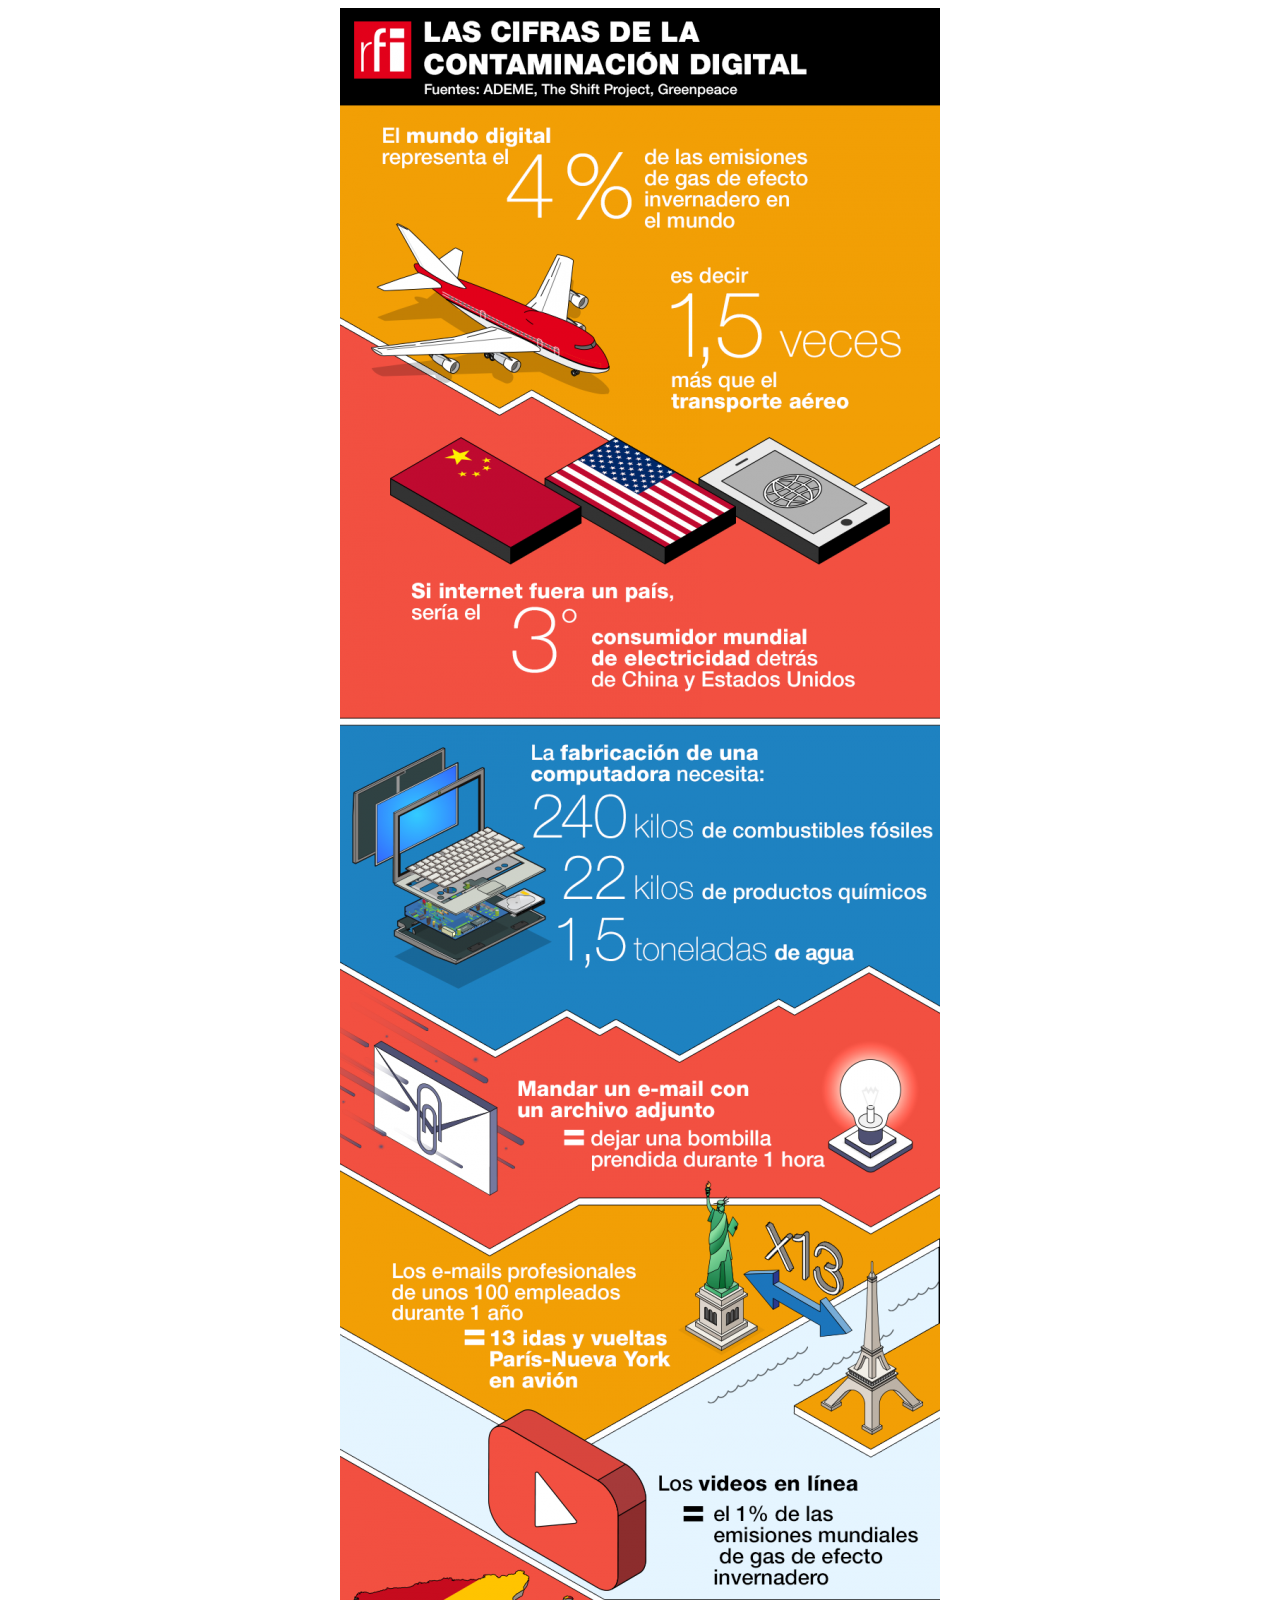
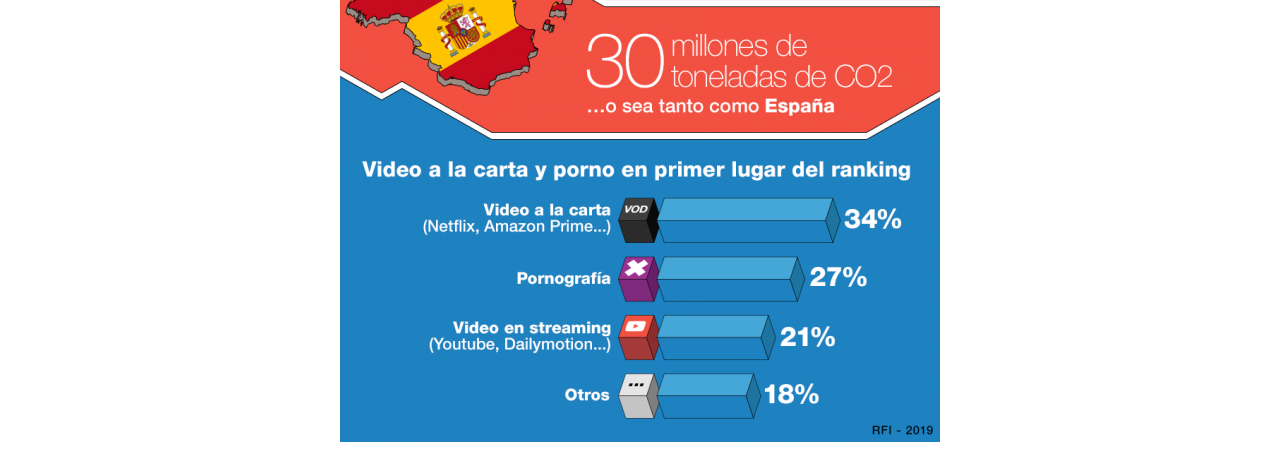
<file: public/pages/contaminacion-digital.html>
<html>
    <head>
        <link rel="stylesheet" href="style.css">
    </head>

    <body>
        <div class='flex-center'>
            <img src="infographie-pollution-numerique-es.png" alt="">
        </div>
    </body>
</html>
</file>
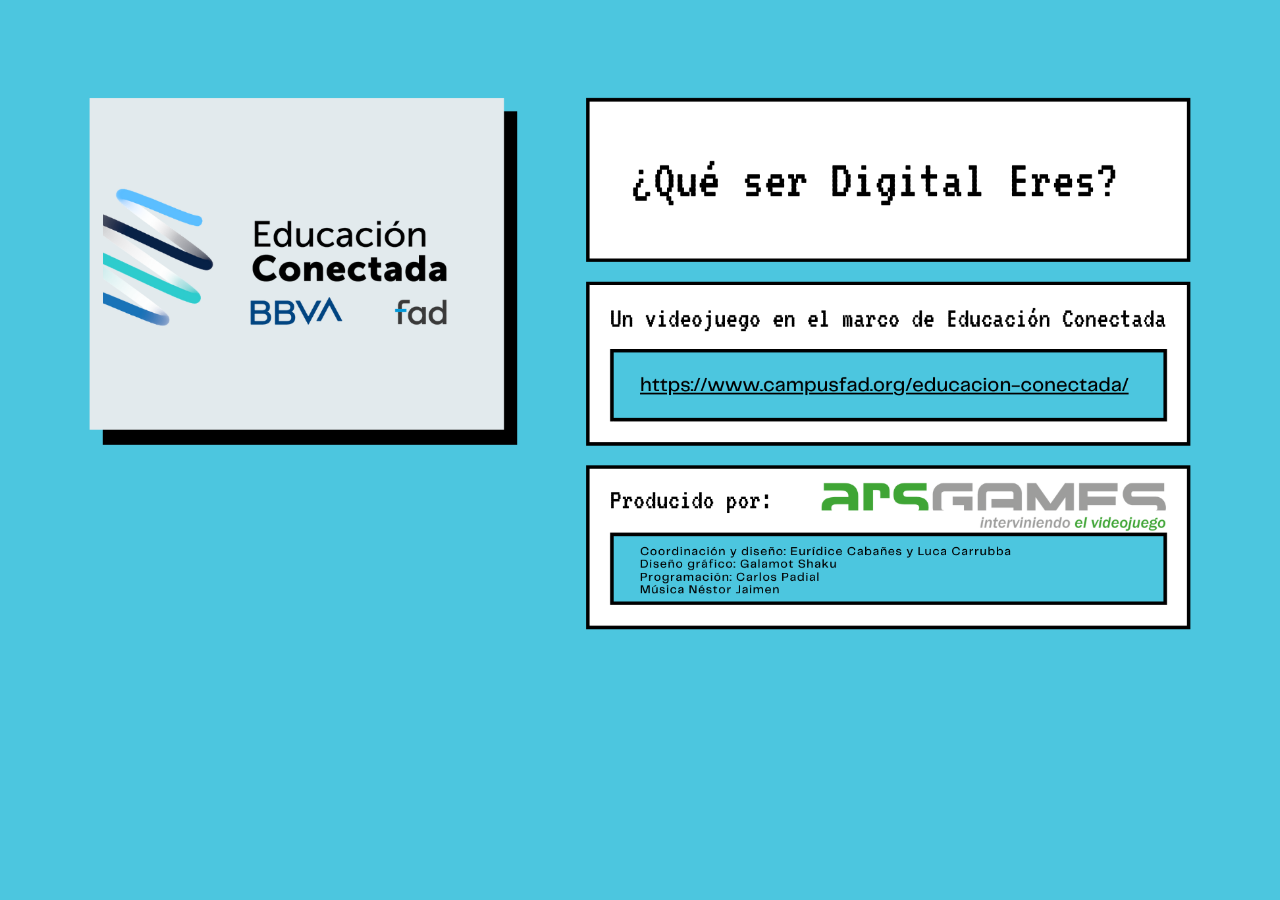
<file: public/pages/creditos/creditos.html>
<html>
    <head>
        <link rel="stylesheet" href="style.css">
    </head>

    <body>
        <div class='flex-center'>
            <img src="creditos.png" alt="">
        </div>
    </body>
</html>
</file>
<file: public/pages/style.css>
.flex-center {
    display: flex;
    justify-content: center;
}
</file>
<file: public/pages/creditos/style.css>
body {
    background-color: #4cc6df;
}

.flex-center {
    display: flex;
    justify-content: center;
}

img {
    width: 100%;
}
</file>
